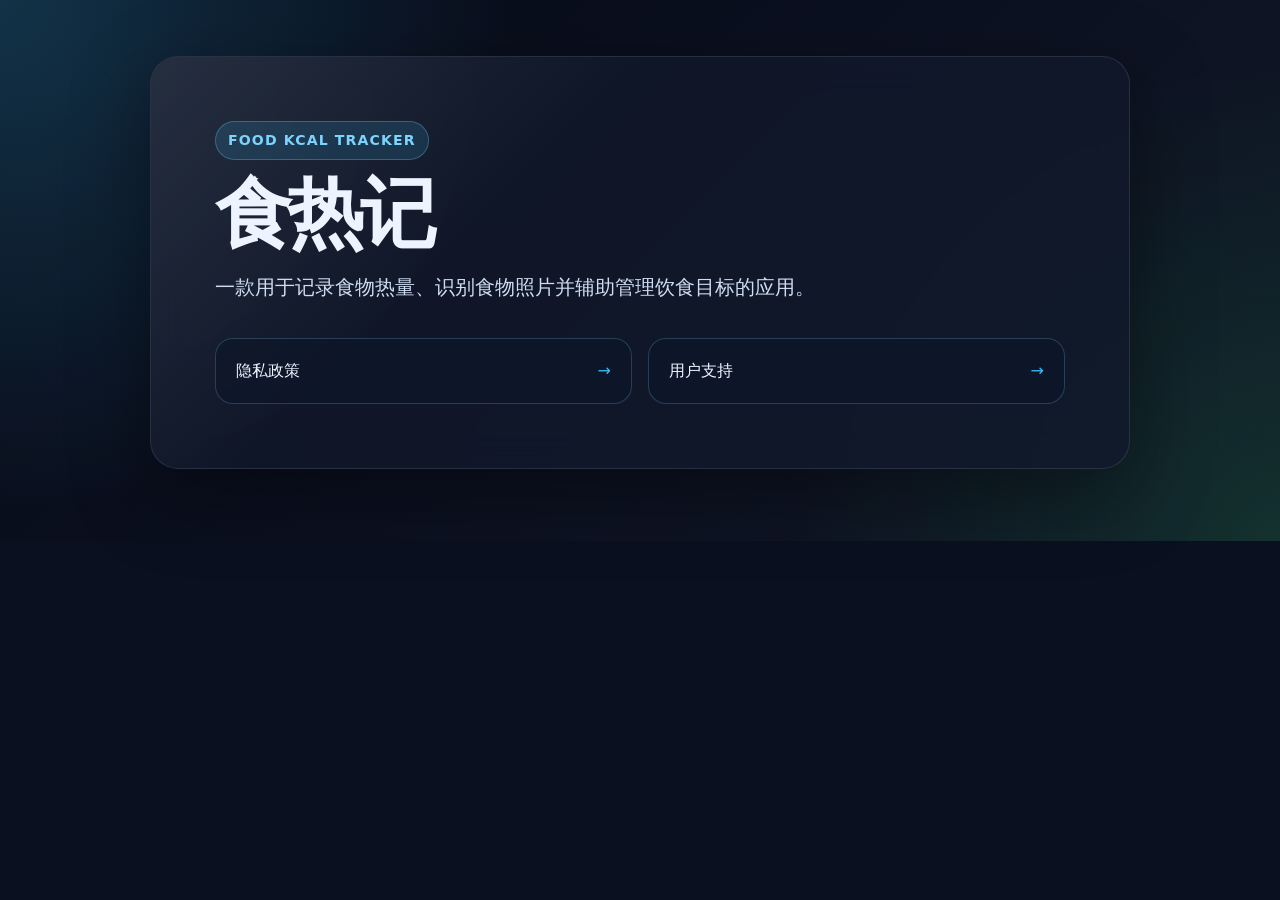
<file: index.html>
<!doctype html>
<html lang="zh-CN">
<head>
  <meta charset="utf-8" />
  <meta name="viewport" content="width=device-width, initial-scale=1" />
  <meta name="theme-color" content="#0b1020" />
  <title>食热记</title>
  <link rel="stylesheet" href="./styles.css" />
</head>
<body>
  <main class="site-shell">
    <section class="hero">
      <p class="eyebrow">FOOD KCAL TRACKER</p>
      <h1>食热记</h1>
      <p class="lead">一款用于记录食物热量、识别食物照片并辅助管理饮食目标的应用。</p>

      <ul class="nav-links" aria-label="页面导航">
        <li><a href="./privacy.html">隐私政策</a></li>
        <li><a href="./support.html">用户支持</a></li>
      </ul>
    </section>
  </main>
</body>
</html>
</file>
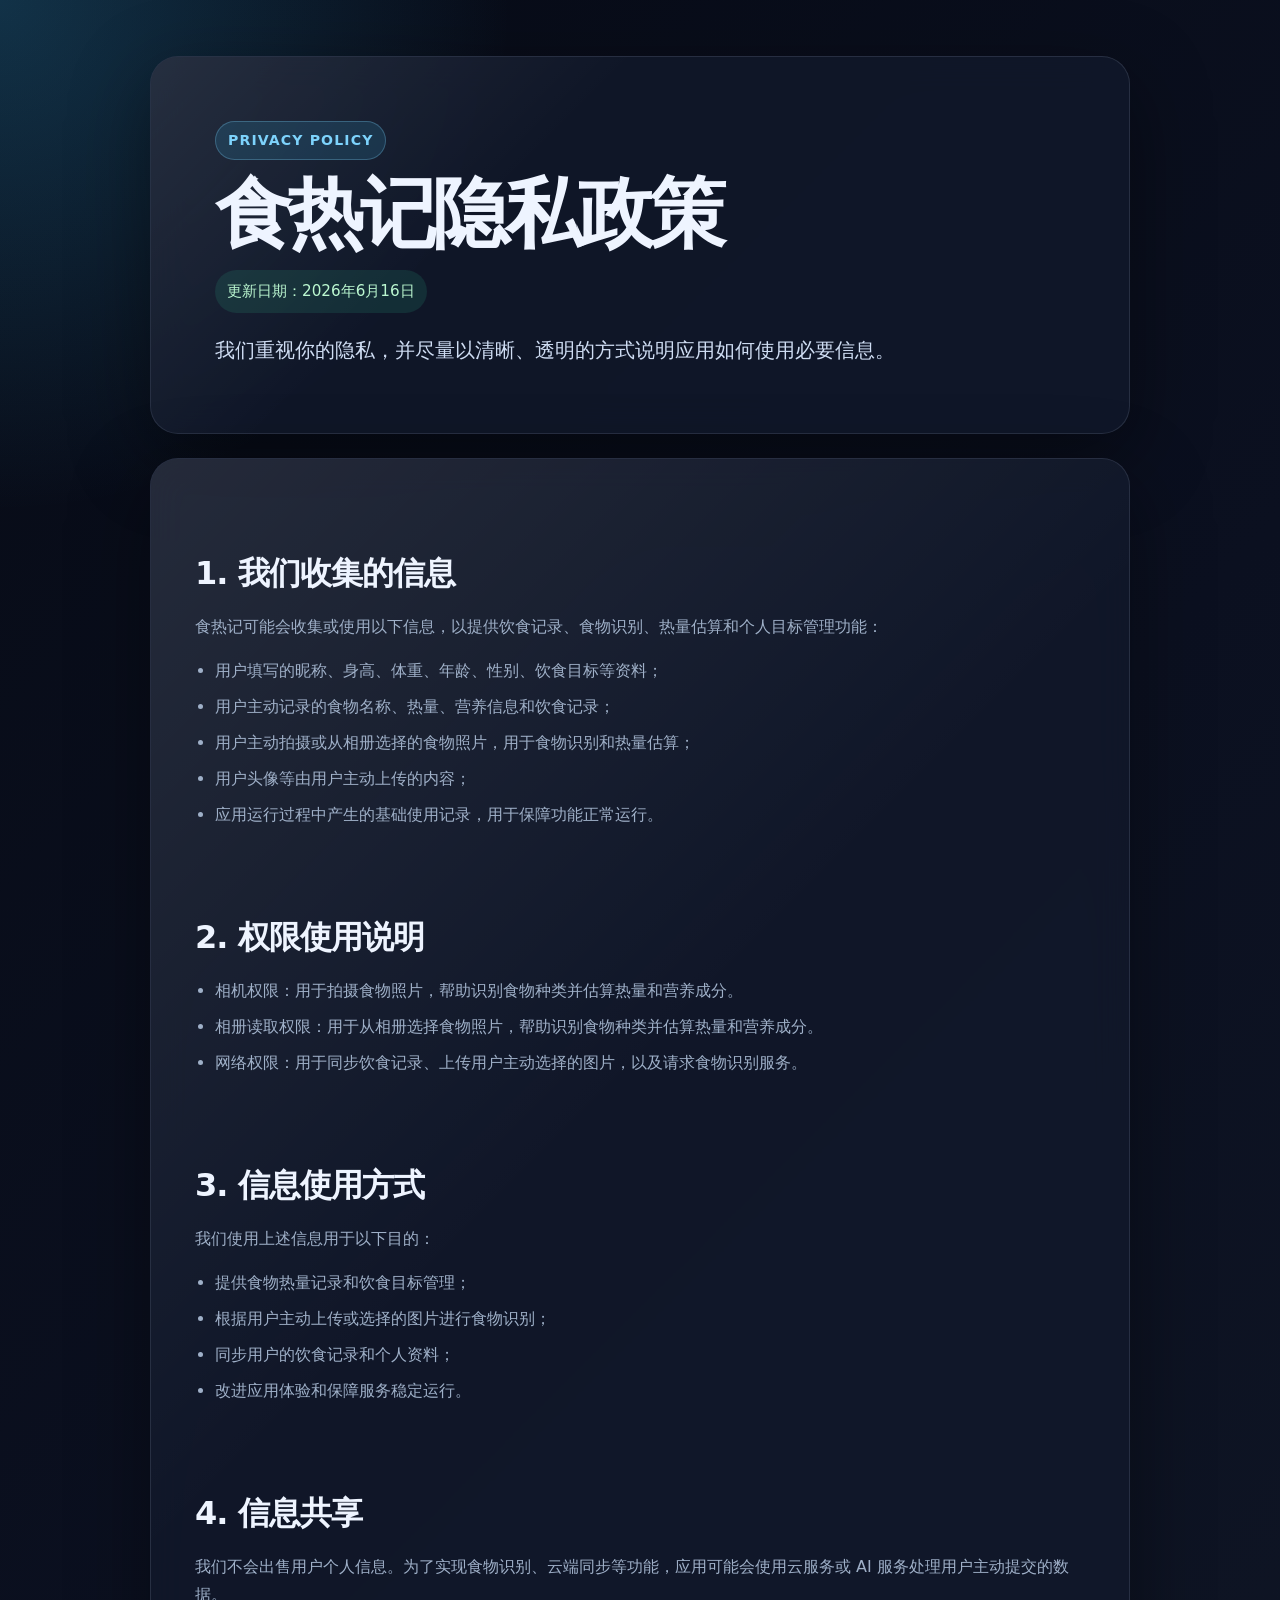
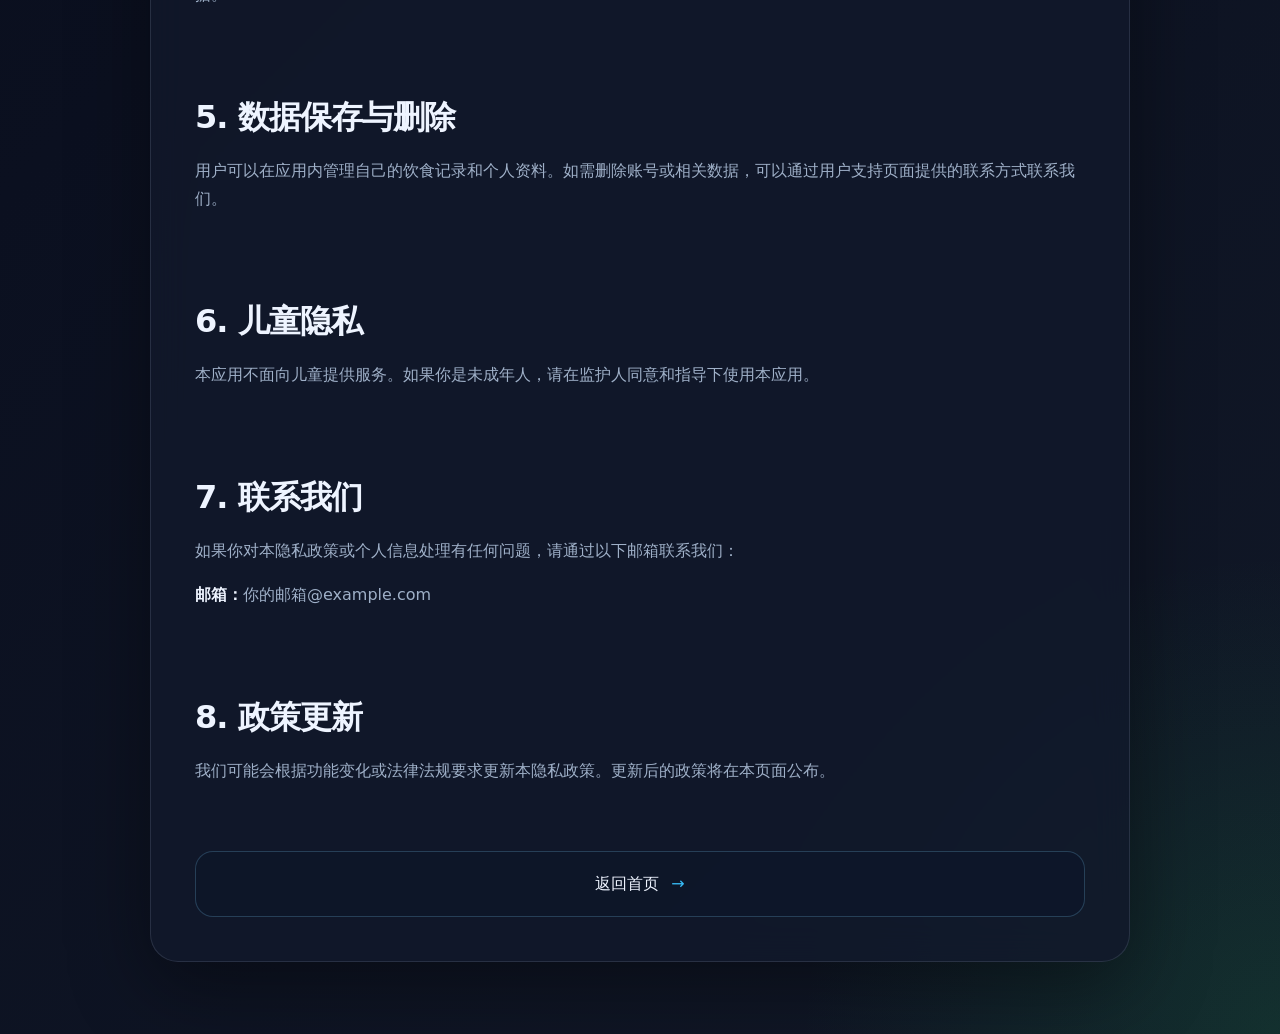
<file: privacy.html>
<!doctype html>
<html lang="zh-CN">
<head>
  <meta charset="utf-8" />
  <meta name="viewport" content="width=device-width, initial-scale=1" />
  <meta name="theme-color" content="#0b1020" />
  <title>食热记隐私政策</title>
  <link rel="stylesheet" href="./styles.css" />
</head>
<body>
  <main class="site-shell">
    <section class="hero">
      <p class="eyebrow">PRIVACY POLICY</p>
      <h1>食热记隐私政策</h1>
      <p class="meta">更新日期：2026年6月16日</p>
      <p class="lead">我们重视你的隐私，并尽量以清晰、透明的方式说明应用如何使用必要信息。</p>
    </section>

    <section class="card content-grid">
      <article>
        <h2>1. 我们收集的信息</h2>
        <p>食热记可能会收集或使用以下信息，以提供饮食记录、食物识别、热量估算和个人目标管理功能：</p>
        <ul>
          <li>用户填写的昵称、身高、体重、年龄、性别、饮食目标等资料；</li>
          <li>用户主动记录的食物名称、热量、营养信息和饮食记录；</li>
          <li>用户主动拍摄或从相册选择的食物照片，用于食物识别和热量估算；</li>
          <li>用户头像等由用户主动上传的内容；</li>
          <li>应用运行过程中产生的基础使用记录，用于保障功能正常运行。</li>
        </ul>
      </article>

      <article>
        <h2>2. 权限使用说明</h2>
        <ul>
          <li>相机权限：用于拍摄食物照片，帮助识别食物种类并估算热量和营养成分。</li>
          <li>相册读取权限：用于从相册选择食物照片，帮助识别食物种类并估算热量和营养成分。</li>
          <li>网络权限：用于同步饮食记录、上传用户主动选择的图片，以及请求食物识别服务。</li>
        </ul>
      </article>

      <article>
        <h2>3. 信息使用方式</h2>
        <p>我们使用上述信息用于以下目的：</p>
        <ul>
          <li>提供食物热量记录和饮食目标管理；</li>
          <li>根据用户主动上传或选择的图片进行食物识别；</li>
          <li>同步用户的饮食记录和个人资料；</li>
          <li>改进应用体验和保障服务稳定运行。</li>
        </ul>
      </article>

      <article>
        <h2>4. 信息共享</h2>
        <p>我们不会出售用户个人信息。为了实现食物识别、云端同步等功能，应用可能会使用云服务或 AI 服务处理用户主动提交的数据。</p>
      </article>

      <article>
        <h2>5. 数据保存与删除</h2>
        <p>用户可以在应用内管理自己的饮食记录和个人资料。如需删除账号或相关数据，可以通过用户支持页面提供的联系方式联系我们。</p>
      </article>

      <article>
        <h2>6. 儿童隐私</h2>
        <p>本应用不面向儿童提供服务。如果你是未成年人，请在监护人同意和指导下使用本应用。</p>
      </article>

      <article>
        <h2>7. 联系我们</h2>
        <p>如果你对本隐私政策或个人信息处理有任何问题，请通过以下邮箱联系我们：</p>
        <p><strong>邮箱：</strong>你的邮箱@example.com</p>
      </article>

      <article>
        <h2>8. 政策更新</h2>
        <p>我们可能会根据功能变化或法律法规要求更新本隐私政策。更新后的政策将在本页面公布。</p>
      </article>

      <a class="back-link" href="./index.html">返回首页</a>
    </section>
  </main>
</body>
</html>
</file>
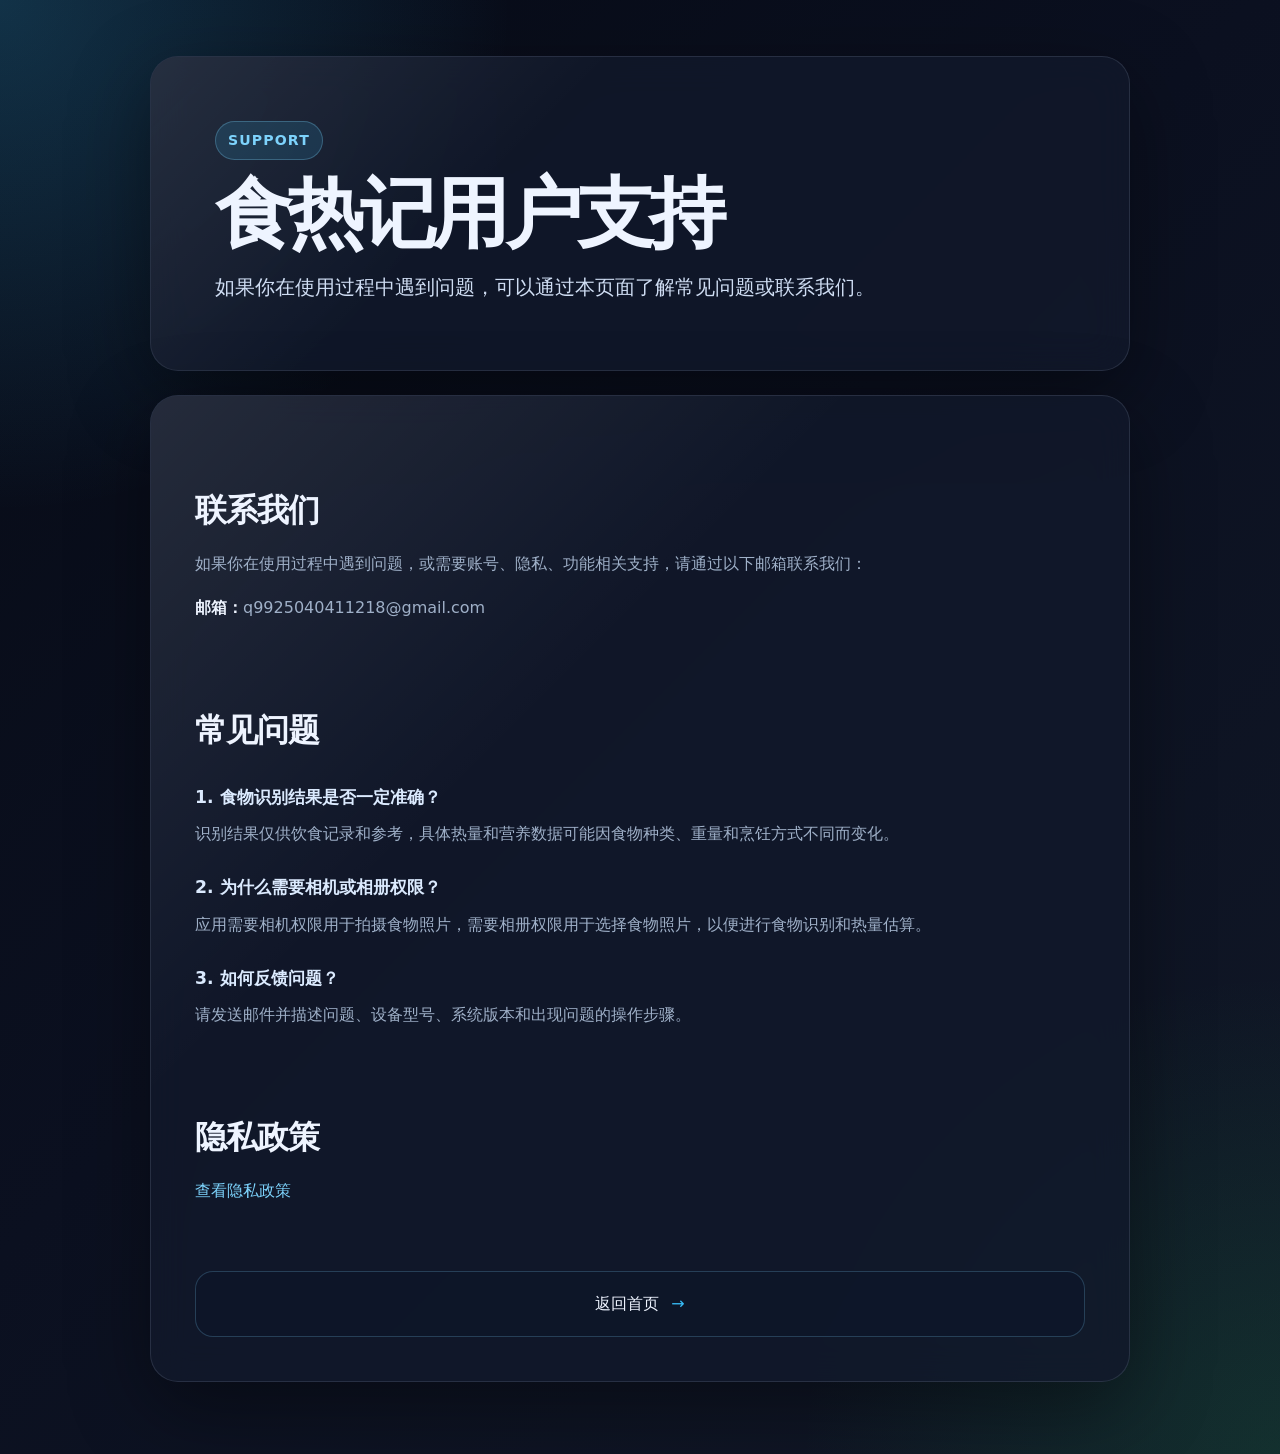
<file: support.html>
<!doctype html>
<html lang="zh-CN">
<head>
  <meta charset="utf-8" />
  <meta name="viewport" content="width=device-width, initial-scale=1" />
  <meta name="theme-color" content="#0b1020" />
  <title>食热记用户支持</title>
  <link rel="stylesheet" href="./styles.css" />
</head>
<body>
  <main class="site-shell">
    <section class="hero">
      <p class="eyebrow">SUPPORT</p>
      <h1>食热记用户支持</h1>
      <p class="lead">如果你在使用过程中遇到问题，可以通过本页面了解常见问题或联系我们。</p>
    </section>

    <section class="card content-grid">
      <article>
        <h2>联系我们</h2>
        <p>如果你在使用过程中遇到问题，或需要账号、隐私、功能相关支持，请通过以下邮箱联系我们：</p>
        <p><strong>邮箱：</strong>q9925040411218@gmail.com</p>
      </article>

      <article>
        <h2>常见问题</h2>

        <h3>1. 食物识别结果是否一定准确？</h3>
        <p>识别结果仅供饮食记录和参考，具体热量和营养数据可能因食物种类、重量和烹饪方式不同而变化。</p>

        <h3>2. 为什么需要相机或相册权限？</h3>
        <p>应用需要相机权限用于拍摄食物照片，需要相册权限用于选择食物照片，以便进行食物识别和热量估算。</p>

        <h3>3. 如何反馈问题？</h3>
        <p>请发送邮件并描述问题、设备型号、系统版本和出现问题的操作步骤。</p>
      </article>

      <article>
        <h2>隐私政策</h2>
        <p><a href="./privacy.html">查看隐私政策</a></p>
      </article>

      <a class="back-link" href="./index.html">返回首页</a>
    </section>
  </main>
</body>
</html>
</file>
<file: styles.css>
/* 全站暗色主题变量，方便后续统一调整品牌色和层级。 */
:root {
  color-scheme: dark;
  --bg: #0b1020;
  --bg-soft: #11182c;
  --card: rgba(18, 25, 43, 0.82);
  --card-border: rgba(148, 163, 184, 0.18);
  --text: #eef4ff;
  --muted: #9fb0c8;
  --accent: #7dd3fc;
  --accent-strong: #38bdf8;
  --accent-soft: rgba(56, 189, 248, 0.14);
  --success-soft: rgba(52, 211, 153, 0.12);
  --shadow: 0 24px 80px rgba(0, 0, 0, 0.4);
}

* {
  box-sizing: border-box;
}

html {
  min-height: 100%;
  background: var(--bg);
}

body {
  min-height: 100%;
  margin: 0;
  font-family: Inter, "PingFang SC", "Microsoft YaHei", system-ui, -apple-system, BlinkMacSystemFont, "Segoe UI", sans-serif;
  line-height: 1.75;
  color: var(--text);
  background:
    radial-gradient(circle at top left, rgba(56, 189, 248, 0.22), transparent 32rem),
    radial-gradient(circle at bottom right, rgba(34, 197, 94, 0.14), transparent 30rem),
    linear-gradient(135deg, #070b16 0%, #0b1020 46%, #111827 100%);
}

/* 页面容器控制阅读宽度，避免长文本在大屏上横向拉得过宽。 */
.site-shell {
  width: min(100% - 32px, 980px);
  margin: 0 auto;
  padding: 56px 0 72px;
}

.hero,
.card {
  position: relative;
  overflow: hidden;
  border: 1px solid var(--card-border);
  border-radius: 28px;
  background: var(--card);
  box-shadow: var(--shadow);
  backdrop-filter: blur(18px);
}

.hero {
  padding: clamp(32px, 6vw, 64px);
}

.hero::before,
.card::before {
  content: "";
  position: absolute;
  inset: 0;
  pointer-events: none;
  background: linear-gradient(135deg, rgba(255, 255, 255, 0.09), transparent 36%);
}

.card {
  margin-top: 24px;
  padding: clamp(26px, 4vw, 44px);
}

.content-grid {
  display: grid;
  gap: 22px;
}

.eyebrow {
  display: inline-flex;
  align-items: center;
  gap: 8px;
  margin: 0 0 14px;
  padding: 6px 12px;
  border: 1px solid rgba(125, 211, 252, 0.28);
  border-radius: 999px;
  color: var(--accent);
  background: var(--accent-soft);
  font-size: 0.88rem;
  font-weight: 700;
  letter-spacing: 0.08em;
}

h1,
h2,
h3,
p,
ul {
  position: relative;
  margin-top: 0;
}

h1 {
  margin-bottom: 16px;
  font-size: clamp(2.3rem, 7vw, 4.8rem);
  line-height: 1.05;
  letter-spacing: -0.06em;
}

h2 {
  margin: 34px 0 12px;
  padding-top: 8px;
  font-size: clamp(1.35rem, 3vw, 2rem);
  letter-spacing: -0.03em;
}

h3 {
  margin: 24px 0 8px;
  color: #dbeafe;
  font-size: 1.08rem;
}

p {
  color: var(--muted);
}

.lead {
  max-width: 720px;
  margin-bottom: 0;
  color: #cfddf3;
  font-size: clamp(1.05rem, 2vw, 1.28rem);
}

.meta {
  display: inline-flex;
  margin-bottom: 20px;
  padding: 8px 12px;
  border-radius: 999px;
  color: #bbf7d0;
  background: var(--success-soft);
  font-size: 0.95rem;
}

ul {
  padding-left: 1.25rem;
  color: var(--muted);
}

li {
  margin: 8px 0;
}

strong {
  color: var(--text);
}

/* 链接样式兼顾正文链接和首页入口按钮。 */
a {
  color: var(--accent);
  text-decoration: none;
  transition: color 160ms ease, border-color 160ms ease, transform 160ms ease, background 160ms ease;
}

a:hover {
  color: #bae6fd;
}

.nav-links {
  display: grid;
  grid-template-columns: repeat(auto-fit, minmax(220px, 1fr));
  gap: 16px;
  margin: 32px 0 0;
  padding: 0;
  list-style: none;
}

.nav-links li {
  margin: 0;
}

.nav-links a,
.back-link {
  display: flex;
  align-items: center;
  justify-content: space-between;
  gap: 12px;
  min-height: 64px;
  padding: 18px 20px;
  border: 1px solid rgba(125, 211, 252, 0.22);
  border-radius: 18px;
  color: var(--text);
  background: rgba(15, 23, 42, 0.72);
}

.nav-links a::after,
.back-link::after {
  content: "→";
  color: var(--accent-strong);
}

.nav-links a:hover,
.back-link:hover {
  border-color: rgba(125, 211, 252, 0.58);
  background: rgba(14, 116, 144, 0.18);
  transform: translateY(-2px);
}

.back-link {
  display: inline-flex;
  justify-content: center;
  min-height: auto;
  margin-top: 28px;
}

.footer-note {
  margin-top: 28px;
  color: rgba(159, 176, 200, 0.8);
  font-size: 0.94rem;
}

@media (max-width: 640px) {
  .site-shell {
    width: min(100% - 20px, 980px);
    padding: 28px 0 44px;
  }

  .hero,
  .card {
    border-radius: 22px;
  }

  .nav-links {
    grid-template-columns: 1fr;
  }
}
</file>
